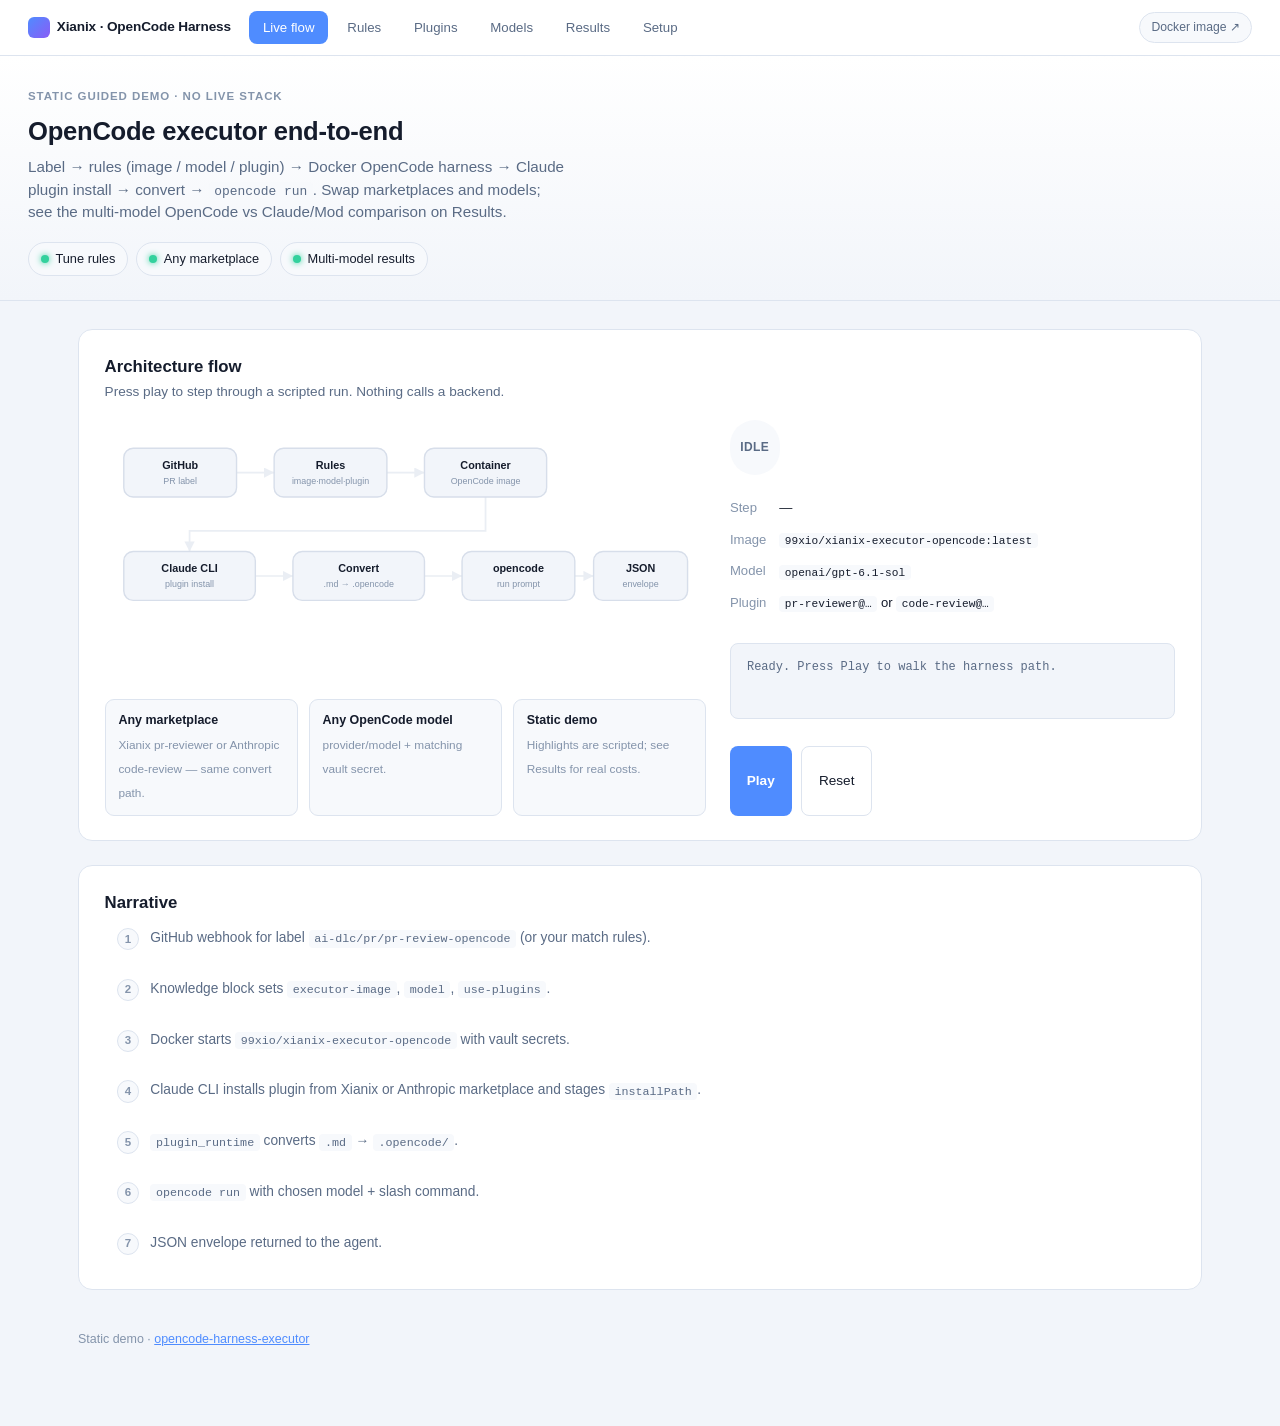
<file: index.html>
<!DOCTYPE html>
<html lang="en">
<head>
<meta charset="utf-8" />
<meta name="viewport" content="width=device-width, initial-scale=1" />
<title>Xianix · OpenCode Harness</title>
<link rel="stylesheet" href="./assets/theme.css" />
<style>
  .cols{display:grid; grid-template-columns:1.35fr 1fr; gap:1.5rem;}
  @media (max-width:900px){ .cols{grid-template-columns:1fr;} }
  #diagram{width:100%; height:auto; display:block;}
  .legend{display:grid; grid-template-columns:repeat(auto-fit,minmax(180px,1fr)); gap:.7rem; margin-top:1rem;}
  .legend span{
    display:block; border:1px solid var(--border); border-radius:9px; padding:.65rem .8rem;
    background:var(--surface-2);
  }
  .legend strong{display:block; font-size:.78rem; margin-bottom:.2rem;}
  .legend em{font-style:normal; font-size:.74rem; color:var(--muted-2); line-height:1.45;}
  .status-card{display:grid; gap:.65rem;}
  .kv{display:grid; grid-template-columns:auto 1fr; gap:.3rem .8rem; font-size:.82rem;}
  .kv dt{color:var(--muted-2);}
  .kv dd{margin:0; color:var(--text); word-break:break-all;}
  pre.log{
    margin:0; padding:.85rem 1rem; border-radius:8px; background:var(--bg); border:1px solid var(--border);
    font-size:.75rem; white-space:pre-wrap; word-break:break-word; max-height:220px; overflow:auto; color:var(--muted);
  }
  pre.log b{color:var(--text);}
</style>
</head>
<body>

<nav class="site">
  <a class="brand" href="./index.html"><span class="mark"></span>Xianix · OpenCode Harness</a>
  <a class="tab" href="./index.html">Live flow</a>
  <a class="tab" href="./rules.html">Rules</a>
  <a class="tab" href="./plugins.html">Plugins</a>
  <a class="tab" href="./models.html">Models</a>
  <a class="tab" href="./results.html">Results</a>
  <a class="tab" href="./setup.html">Setup</a>
  <span class="spacer"></span>
  <a class="ext" href="https://hub.docker.com/r/99xio/xianix-executor-opencode" target="_blank" rel="noopener">Docker image ↗</a>
</nav>

<header>
  <div class="eyebrow">Static guided demo · no live stack</div>
  <h1>OpenCode executor end-to-end</h1>
  <p class="sub">
    Label → rules (image / model / plugin) → Docker OpenCode harness → Claude plugin install →
    convert → <code>opencode run</code>. Swap marketplaces and models; see the multi-model
    OpenCode vs Claude/Mod comparison on Results.
  </p>
  <div class="quicklinks">
    <a href="./rules.html"><span class="dot up"></span>Tune rules</a>
    <a href="./plugins.html"><span class="dot up"></span>Any marketplace</a>
    <a href="./results.html"><span class="dot up"></span>Multi-model results</a>
  </div>
</header>

<main>
  <section>
    <h2>Architecture flow</h2>
    <p class="hint">Press play to step through a scripted run. Nothing calls a backend.</p>
    <div class="cols">
      <div>
        <svg id="diagram" viewBox="0 0 640 280" role="img" aria-label="OpenCode harness flow diagram">
          <defs>
            <marker id="arr" markerWidth="8" markerHeight="8" refX="6" refY="3" orient="auto">
              <path d="M0,0 L6,3 L0,6 Z" fill="var(--edge-idle)" />
            </marker>
          </defs>
          <g class="sn" id="n-label"><rect x="20" y="30" width="120" height="52" rx="10"/><text x="80" y="52" text-anchor="middle">GitHub</text><text class="sub" x="80" y="68" text-anchor="middle">PR label</text></g>
          <g class="sn" id="n-rules"><rect x="180" y="30" width="120" height="52" rx="10"/><text x="240" y="52" text-anchor="middle">Rules</text><text class="sub" x="240" y="68" text-anchor="middle">image·model·plugin</text></g>
          <g class="sn" id="n-docker"><rect x="340" y="30" width="130" height="52" rx="10"/><text x="405" y="52" text-anchor="middle">Container</text><text class="sub" x="405" y="68" text-anchor="middle">OpenCode image</text></g>
          <g class="sn" id="n-claude"><rect x="20" y="140" width="140" height="52" rx="10"/><text x="90" y="162" text-anchor="middle">Claude CLI</text><text class="sub" x="90" y="178" text-anchor="middle">plugin install</text></g>
          <g class="sn" id="n-convert"><rect x="200" y="140" width="140" height="52" rx="10"/><text x="270" y="162" text-anchor="middle">Convert</text><text class="sub" x="270" y="178" text-anchor="middle">.md → .opencode</text></g>
          <g class="sn" id="n-run"><rect x="380" y="140" width="120" height="52" rx="10"/><text x="440" y="162" text-anchor="middle">opencode</text><text class="sub" x="440" y="178" text-anchor="middle">run prompt</text></g>
          <g class="sn" id="n-envelope"><rect x="520" y="140" width="100" height="52" rx="10"/><text x="570" y="162" text-anchor="middle">JSON</text><text class="sub" x="570" y="178" text-anchor="middle">envelope</text></g>
          <path class="se" id="e1" d="M140 56 H180" marker-end="url(#arr)"/>
          <path class="se" id="e2" d="M300 56 H340" marker-end="url(#arr)"/>
          <path class="se" id="e3" d="M405 82 V118 H90 V140" marker-end="url(#arr)"/>
          <path class="se" id="e4" d="M160 166 H200" marker-end="url(#arr)"/>
          <path class="se" id="e5" d="M340 166 H380" marker-end="url(#arr)"/>
          <path class="se" id="e6" d="M500 166 H520" marker-end="url(#arr)"/>
        </svg>
        <div class="legend">
          <span><strong>Any marketplace</strong><em>Xianix pr-reviewer or Anthropic code-review — same convert path.</em></span>
          <span><strong>Any OpenCode model</strong><em>provider/model + matching vault secret.</em></span>
          <span><strong>Static demo</strong><em>Highlights are scripted; see Results for real costs.</em></span>
        </div>
      </div>
      <div class="status-card">
        <span class="pill" id="phase-pill">idle</span>
        <dl class="kv">
          <dt>Step</dt><dd id="kv-step">—</dd>
          <dt>Image</dt><dd><code>99xio/xianix-executor-opencode:latest</code></dd>
          <dt>Model</dt><dd><code>openai/gpt-6.1-sol</code></dd>
          <dt>Plugin</dt><dd><code>pr-reviewer@…</code> or <code>code-review@…</code></dd>
        </dl>
        <pre class="log" id="flow-log">Ready. Press Play to walk the harness path.</pre>
        <div class="actions">
          <button class="btn" id="btn-play" type="button">Play</button>
          <button class="btn secondary" id="btn-reset" type="button">Reset</button>
        </div>
      </div>
    </div>
  </section>

  <section>
    <h2>Narrative</h2>
    <ol class="steps" id="narrative">
      <li data-i="0"><span class="n">1</span><span>GitHub webhook for label <code>ai-dlc/pr/pr-review-opencode</code> (or your match rules).</span></li>
      <li data-i="1"><span class="n">2</span><span>Knowledge block sets <code>executor-image</code>, <code>model</code>, <code>use-plugins</code>.</span></li>
      <li data-i="2"><span class="n">3</span><span>Docker starts <code>99xio/xianix-executor-opencode</code> with vault secrets.</span></li>
      <li data-i="3"><span class="n">4</span><span>Claude CLI installs plugin from Xianix or Anthropic marketplace and stages <code>installPath</code>.</span></li>
      <li data-i="4"><span class="n">5</span><span><code>plugin_runtime</code> converts <code>.md</code> → <code>.opencode/</code>.</span></li>
      <li data-i="5"><span class="n">6</span><span><code>opencode run</code> with chosen model + slash command.</span></li>
      <li data-i="6"><span class="n">7</span><span>JSON envelope returned to the agent.</span></li>
    </ol>
  </section>
</main>

<footer>
  <p>Static demo · <a href="https://github.com/HasiniA99x/opencode-harness-executor">opencode-harness-executor</a></p>
</footer>

<script src="./assets/nav.js"></script>
<script>
(function () {
  var steps = [
    { nodes: ["n-label"], edges: [], pill: "trigger", title: "GitHub label", log: "Webhook labeled / opened / synchronize with OpenCode review label" },
    { nodes: ["n-label", "n-rules"], edges: ["e1"], pill: "rules", title: "Rules knobs", log: "executor-image + model + plugin-name@marketplace" },
    { nodes: ["n-rules", "n-docker"], edges: ["e1", "e2"], pill: "container", title: "Container start", log: "docker run 99xio/xianix-executor-opencode:latest" },
    { nodes: ["n-docker", "n-claude"], edges: ["e1", "e2", "e3"], pill: "plugins", title: "Plugin install", log: "claude plugin install …@… — stage installPath" },
    { nodes: ["n-claude", "n-convert"], edges: ["e1", "e2", "e3", "e4"], pill: "convert", title: "Convert", log: "plugin_runtime: .md → WORK_DIR/.opencode/" },
    { nodes: ["n-convert", "n-run"], edges: ["e1", "e2", "e3", "e4", "e5"], pill: "run", title: "opencode run", log: "opencode run --model provider/model" },
    { nodes: ["n-run", "n-envelope"], edges: ["e1", "e2", "e3", "e4", "e5", "e6"], pill: "done", title: "JSON envelope", log: '{"status":"completed","harness":"opencode"}' }
  ];
  var i = -1, timer = null, playing = false;
  var pill = document.getElementById("phase-pill");
  var kv = document.getElementById("kv-step");
  var log = document.getElementById("flow-log");
  var narrative = document.getElementById("narrative");

  function clear() {
    document.querySelectorAll(".sn").forEach(function (n) { n.classList.remove("on", "ok"); });
    document.querySelectorAll(".se").forEach(function (e) { e.classList.remove("on", "ok"); });
    narrative.querySelectorAll("li").forEach(function (li) { li.classList.remove("active", "done"); });
  }

  function paint(idx) {
    clear();
    if (idx < 0) {
      pill.textContent = "idle"; pill.className = "pill";
      kv.textContent = "—";
      log.textContent = "Ready. Press Play to walk the harness path.";
      return;
    }
    var s = steps[idx];
    s.nodes.forEach(function (id, j) {
      var el = document.getElementById(id);
      if (el) el.classList.add(j === s.nodes.length - 1 ? "on" : "ok");
    });
    s.edges.forEach(function (id) {
      var el = document.getElementById(id);
      if (el) el.classList.add("on");
    });
    pill.textContent = s.pill;
    pill.className = "pill " + (idx === steps.length - 1 ? "done" : "active");
    kv.textContent = (idx + 1) + " / " + steps.length + " — " + s.title;
    log.innerHTML = "<b>" + s.title + "</b>\n" + s.log;
    narrative.querySelectorAll("li").forEach(function (li) {
      var n = +li.getAttribute("data-i");
      if (n < idx) li.classList.add("done");
      if (n === idx) li.classList.add("active");
    });
  }

  function stop() {
    playing = false;
    if (timer) clearTimeout(timer);
    timer = null;
    document.getElementById("btn-play").textContent = "Play";
  }

  function advance() {
    if (i >= steps.length - 1) { stop(); return; }
    i += 1;
    paint(i);
    if (playing) timer = setTimeout(advance, 1400);
  }

  document.getElementById("btn-play").addEventListener("click", function () {
    if (playing) { stop(); return; }
    playing = true;
    this.textContent = "Pause";
    if (i >= steps.length - 1) i = -1;
    advance();
  });
  document.getElementById("btn-reset").addEventListener("click", function () {
    stop(); i = -1; paint(-1);
  });
})();
</script>
</body>
</html>
</file>
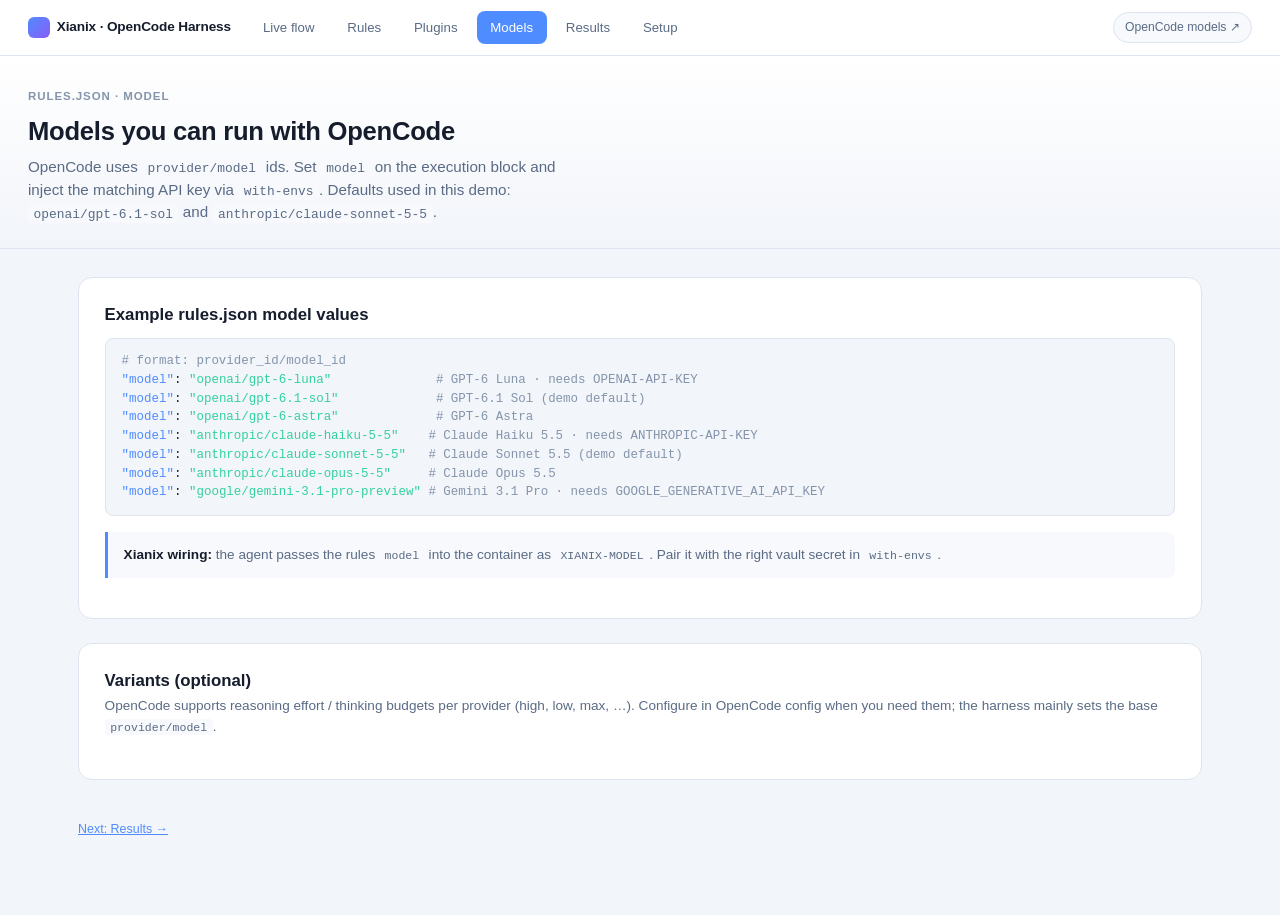
<file: models.html>
<!DOCTYPE html>
<html lang="en">
<head>
<meta charset="utf-8" />
<meta name="viewport" content="width=device-width, initial-scale=1" />
<title>Models · OpenCode Harness</title>
<link rel="stylesheet" href="./assets/theme.css" />
</head>
<body>
<nav class="site">
  <a class="brand" href="./index.html"><span class="mark"></span>Xianix · OpenCode Harness</a>
  <a class="tab" href="./index.html">Live flow</a>
  <a class="tab" href="./rules.html">Rules</a>
  <a class="tab" href="./plugins.html">Plugins</a>
  <a class="tab" href="./models.html">Models</a>
  <a class="tab" href="./results.html">Results</a>
  <a class="tab" href="./setup.html">Setup</a>
  <span class="spacer"></span>
  <a class="ext" href="https://opencode.ai/docs/models/" target="_blank" rel="noopener">OpenCode models ↗</a>
</nav>

<header>
  <div class="eyebrow">rules.json · model</div>
  <h1>Models you can run with OpenCode</h1>
  <p class="sub">
    OpenCode uses <code>provider/model</code> ids.
    Set <code>model</code> on the execution block and inject the matching API key via <code>with-envs</code>.
    Defaults used in this demo: <code>openai/gpt-6.1-sol</code> and <code>anthropic/claude-sonnet-5-5</code>.
  </p>
</header>

<main>
  <section>
    <h2>Example rules.json model values</h2>
    <pre class="code"><span class="c"># format: provider_id/model_id</span>
<span class="k">"model"</span>: <span class="s">"openai/gpt-6-luna"</span>              <span class="c"># GPT-6 Luna · needs OPENAI-API-KEY</span>
<span class="k">"model"</span>: <span class="s">"openai/gpt-6.1-sol"</span>             <span class="c"># GPT-6.1 Sol (demo default)</span>
<span class="k">"model"</span>: <span class="s">"openai/gpt-6-astra"</span>             <span class="c"># GPT-6 Astra</span>
<span class="k">"model"</span>: <span class="s">"anthropic/claude-haiku-5-5"</span>    <span class="c"># Claude Haiku 5.5 · needs ANTHROPIC-API-KEY</span>
<span class="k">"model"</span>: <span class="s">"anthropic/claude-sonnet-5-5"</span>   <span class="c"># Claude Sonnet 5.5 (demo default)</span>
<span class="k">"model"</span>: <span class="s">"anthropic/claude-opus-5-5"</span>     <span class="c"># Claude Opus 5.5</span>
<span class="k">"model"</span>: <span class="s">"google/gemini-3.1-pro-preview"</span> <span class="c"># Gemini 3.1 Pro · needs GOOGLE_GENERATIVE_AI_API_KEY</span></pre>
    <div class="callout">
      <b>Xianix wiring:</b> the agent passes the rules <code>model</code> into the container as
      <code>XIANIX-MODEL</code>. Pair it with the right vault secret in <code>with-envs</code>.
    </div>
  </section>

  <section>
    <h2>Variants (optional)</h2>
    <p class="hint">OpenCode supports reasoning effort / thinking budgets per provider (high, low, max, …). Configure in OpenCode config when you need them; the harness mainly sets the base <code>provider/model</code>.</p>
  </section>
</main>

<footer><p><a href="./results.html">Next: Results →</a></p></footer>
<script src="./assets/nav.js"></script>
</body>
</html>
</file>
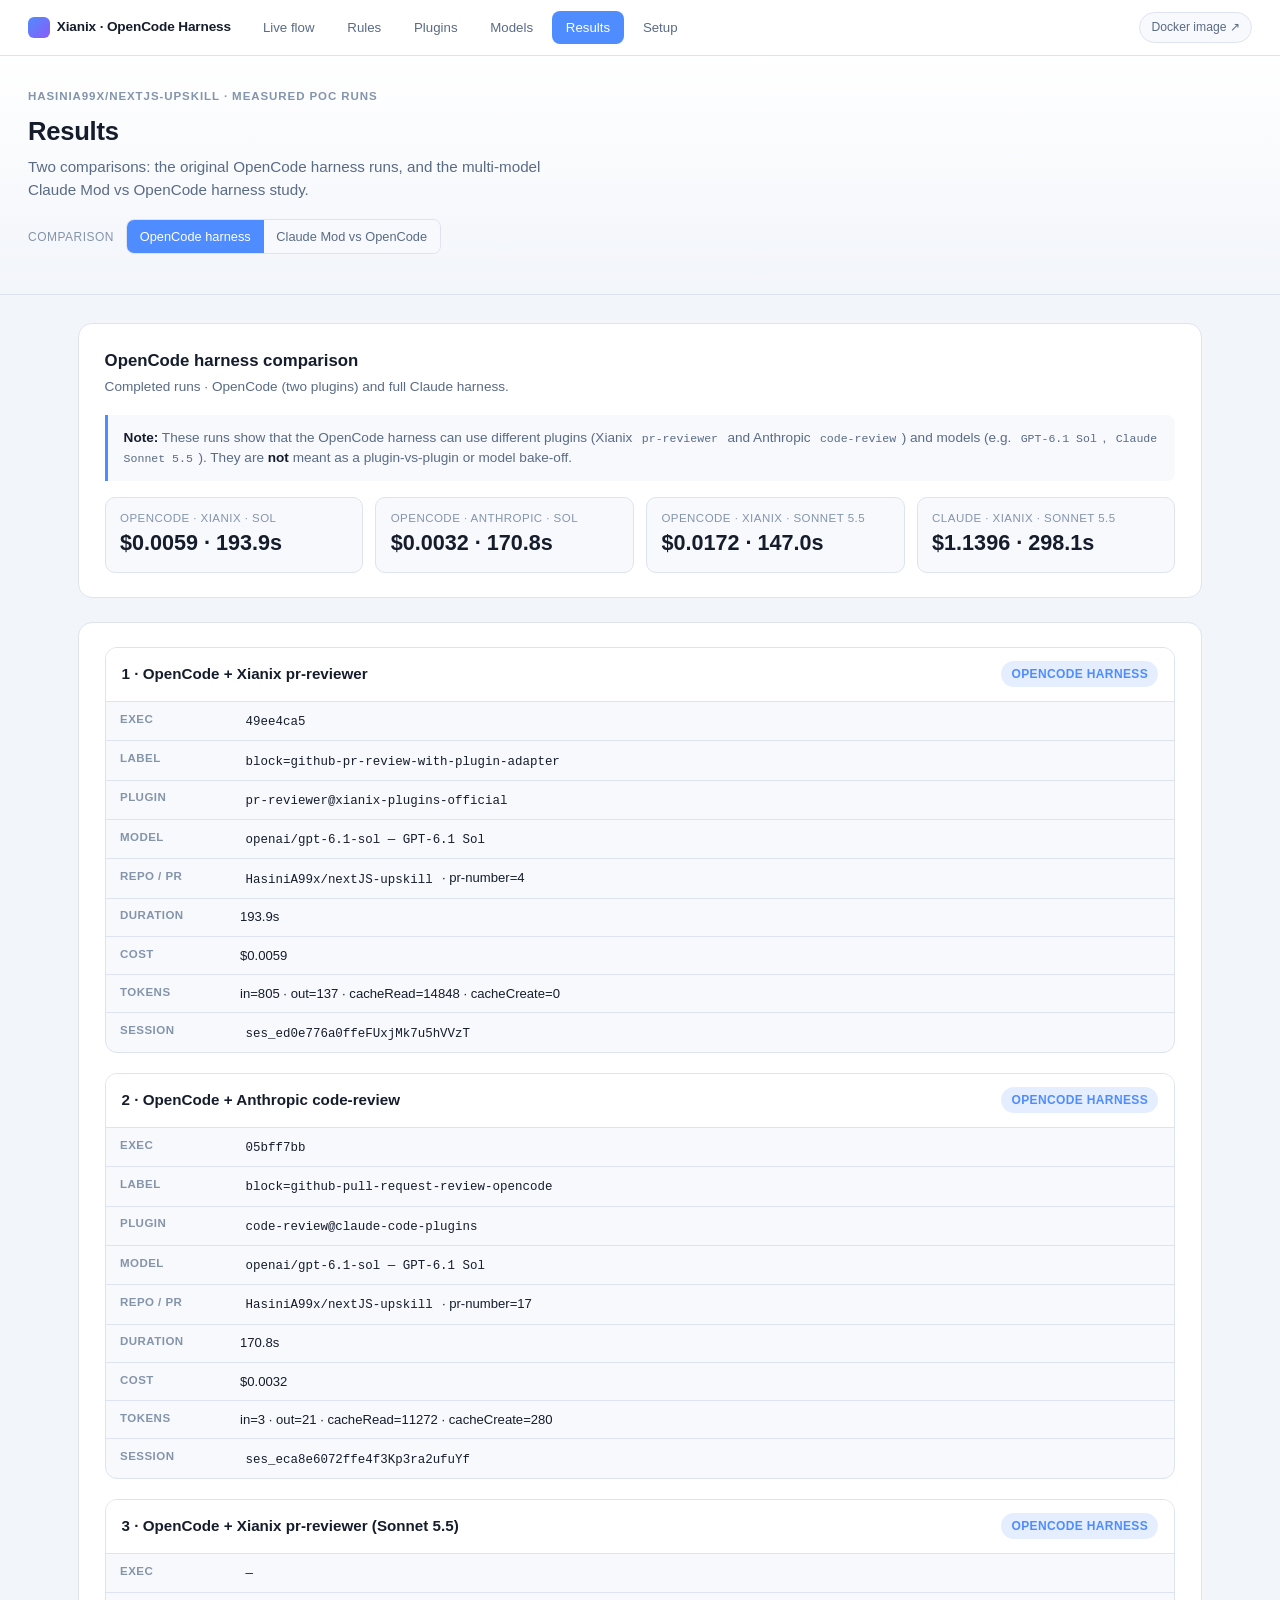
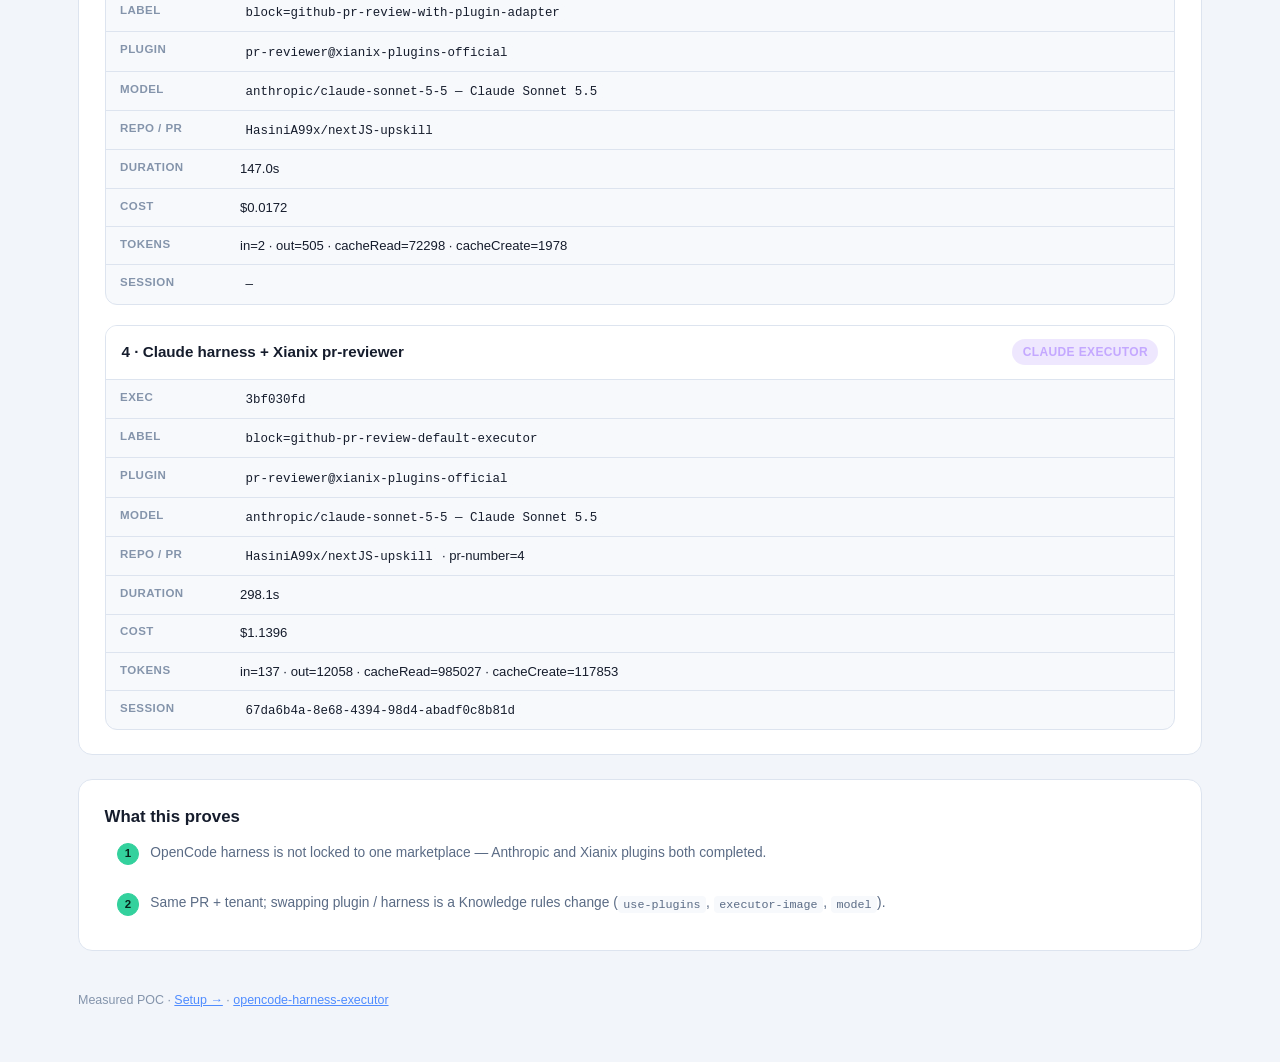
<file: results.html>
<!DOCTYPE html>
<html lang="en">
<head>
<meta charset="utf-8" />
<meta name="viewport" content="width=device-width, initial-scale=1" />
<title>Results · OpenCode Harness</title>
<link rel="stylesheet" href="./assets/theme.css" />
<style>
  .summary{display:grid; grid-template-columns:repeat(auto-fit,minmax(160px,1fr)); gap:.75rem; margin-top:1rem;}
  .summary-card .v.small{font-size:1rem; line-height:1.25;}
  .summary-card .sc-title{margin-top:.35rem; font-size:.78rem; color:var(--muted);}
  .tip{position:relative; border-bottom:1px dotted var(--accent); cursor:help; color:var(--accent);}
  .tip .tip-body{
    display:none; position:absolute; left:0; top:calc(100% + .4rem); z-index:5; width:min(320px,70vw);
    padding:.65rem .75rem; border-radius:8px; border:1px solid var(--border); background:var(--surface);
    color:var(--muted); font-size:.75rem; font-weight:400; box-shadow:0 8px 24px rgba(0,0,0,.25);
  }
  .tip:hover .tip-body, .tip:focus .tip-body{display:block;}
  .filters{display:flex; flex-wrap:wrap; gap:.75rem; align-items:center; margin-bottom:1rem;}
  .filters .label{font-size:.75rem; color:var(--muted-2); text-transform:uppercase; letter-spacing:.04em;}
  .table-wrap{overflow-x:auto; margin-top:.75rem;}
  .lvl{
    display:inline-block; padding:.12rem .45rem; border-radius:999px; font-size:.7rem; font-weight:700;
    text-transform:uppercase; letter-spacing:.03em; margin-bottom:.25rem;
  }
  .lvl.strong{background:rgba(51,209,157,.15); color:var(--ok);}
  .lvl.comparable{background:rgba(79,140,255,.15); color:var(--accent);}
  .lvl.good{background:rgba(246,185,59,.15); color:var(--warn);}
  .lvl.deeper{background:rgba(138,92,246,.15); color:#c4a8ff;}
  .rev-cell{font-size:.78rem; color:var(--muted); min-width:11rem; max-width:18rem;}
  .rev-cell .rev-sum{color:var(--text); line-height:1.4;}
  .arch-cols{display:grid; grid-template-columns:1fr 1fr; gap:1rem;}
  @media (max-width:800px){.arch-cols{grid-template-columns:1fr;}}
  .arch-cols pre{
    margin:.5rem 0; padding:.7rem .85rem; border-radius:8px; background:var(--bg);
    border:1px solid var(--border); font-size:.75rem; color:var(--muted); white-space:pre-wrap;
  }
  .arch-cols ul{margin:.4rem 0 0; padding-left:1.1rem; font-size:.82rem; color:var(--muted);}
  .panel{display:none;}
  .panel.on{display:grid; gap:1.5rem;}
  .cards{display:grid; gap:1.25rem;}
  .result-card{border:1px solid var(--border); border-radius:12px; overflow:hidden; background:var(--surface-2);}
  .result-card header.rc{
    padding:.85rem 1rem; border-bottom:1px solid var(--border); background:var(--surface);
    display:flex; flex-wrap:wrap; gap:.5rem; align-items:center; justify-content:space-between;
  }
  .result-card header.rc h3{margin:0; font-size:.95rem;}
  .result-card table{width:100%; border-collapse:collapse; font-size:.82rem; margin:0; min-width:0;}
  .result-card th,.result-card td{padding:.55rem .9rem; border-bottom:1px solid var(--border); text-align:left; vertical-align:top;}
  .result-card th{width:7.5rem; color:var(--muted-2); font-weight:600; font-size:.72rem; text-transform:uppercase; letter-spacing:.04em;}
  .result-card tr:last-child th,.result-card tr:last-child td{border-bottom:none;}
  .result-card td code{font-size:.78rem;}
  .tag-oc{background:rgba(79,140,255,.15); color:var(--accent);}
  .tag-cl{background:rgba(138,92,246,.15); color:#c4a8ff;}
  .tag-mod{background:rgba(51,209,157,.15); color:var(--ok);}
  .compare-switch{margin-top:1.1rem;}
</style>
</head>
<body>
<nav class="site">
  <a class="brand" href="./index.html"><span class="mark"></span>Xianix · OpenCode Harness</a>
  <a class="tab" href="./index.html">Live flow</a>
  <a class="tab" href="./rules.html">Rules</a>
  <a class="tab" href="./plugins.html">Plugins</a>
  <a class="tab" href="./models.html">Models</a>
  <a class="tab" href="./results.html">Results</a>
  <a class="tab" href="./setup.html">Setup</a>
  <span class="spacer"></span>
  <a class="ext" href="https://hub.docker.com/r/99xio/xianix-executor-opencode" target="_blank" rel="noopener">Docker image ↗</a>
</nav>

<header>
  <div class="eyebrow">HasiniA99x/nextJS-upskill · measured POC runs</div>
  <h1>Results</h1>
  <p class="sub">
    Two comparisons: the original OpenCode harness runs, and the multi-model
    Claude Mod vs OpenCode harness study.
  </p>
  <div class="compare-switch filters">
    <span class="label">Comparison</span>
    <div class="seg" id="compare-seg">
      <button type="button" data-panel="harness" class="on">OpenCode harness</button>
      <button type="button" data-panel="mod">Claude Mod vs OpenCode</button>
    </div>
  </div>
</header>

<main>
  <!-- ========== OpenCode harness comparison (previous results) ========== -->
  <div class="panel on" id="panel-harness">
    <section>
      <h2>OpenCode harness comparison</h2>
      <p class="hint">
        Completed runs · OpenCode (two plugins) and full Claude harness.
      </p>
      <div class="callout" style="margin-bottom:1rem">
        <b>Note:</b> These runs show that the OpenCode harness can use different plugins
        (Xianix <code>pr-reviewer</code> and Anthropic <code>code-review</code>)
        and models (e.g. <code>GPT-6.1 Sol</code>, <code>Claude Sonnet 5.5</code>).
        They are <b>not</b> meant as a plugin-vs-plugin or model bake-off.
      </div>
      <div class="summary" id="harness-summary"></div>
    </section>

    <section class="cards" id="harness-cards"></section>

    <section>
      <h2>What this proves</h2>
      <ol class="steps">
        <li class="done"><span class="n">1</span><span>OpenCode harness is not locked to one marketplace — Anthropic and Xianix plugins both completed.</span></li>
        <li class="done"><span class="n">2</span><span>Same PR + tenant; swapping plugin / harness is a Knowledge rules change (<code>use-plugins</code>, <code>executor-image</code>, <code>model</code>).</span></li>
      </ol>
    </section>
  </div>

  <!-- ========== Claude Mod vs OpenCode harness (multi-model) ========== -->
  <div class="panel" id="panel-mod">
    <section>
      <h2>Claude Mod vs OpenCode harness</h2>
      <p class="hint">
        Multi-model comparison on the same PR Review Agent capability.
        <span id="tip-opencode"></span>
        vs
        <span id="tip-delegation"></span>.
      </p>
      <div class="summary" id="best-cards"></div>
    </section>

    <section>
      <h2>Architecture</h2>
      <p class="hint">Factual comparison of the two execution approaches.</p>
      <div class="arch-cols">
        <div>
          <strong>OpenCode Direct</strong>
          <pre>Agent
  ↓
OpenCode
  ↓
Selected Model
  ↓
Review</pre>
          <ul>
            <li>Direct model execution</li>
            <li>Provider / model flexibility</li>
            <li>No secondary orchestration model required</li>
            <li>Plugin capabilities need OpenCode-native representation / adapter</li>
          </ul>
        </div>
        <div>
          <strong>Claude / Mod Delegation</strong>
          <pre>Agent
  ↓
Claude Code
  ↓
Claude Orchestrator
  ↓
Mod (GPT) or Claude PR review
  ↓
Selected Model
  ↓
Result</pre>
          <ul>
            <li>Preserves Claude Code execution environment</li>
            <li>Delegated model can specialize on selected tasks</li>
            <li>Orchestration remains Claude-based for GPT Mod</li>
            <li>Introduces orchestration cost and another reasoning layer</li>
          </ul>
        </div>
      </div>
    </section>

    <section>
      <h2>Same-model comparison</h2>
      <p class="hint">Filter by model family. Duration, cost, and review-comment level/summary per approach.</p>
      <div class="filters">
        <span class="label">Family</span>
        <div class="seg">
          <button type="button" data-family="all" class="on">All</button>
          <button type="button" data-family="gpt">GPT</button>
          <button type="button" data-family="claude">Claude</button>
        </div>
      </div>
      <div class="table-wrap">
        <table>
          <thead>
            <tr>
              <th>Model</th>
              <th>OpenCode duration</th>
              <th>Delegation duration</th>
              <th>OpenCode cost</th>
              <th>Delegation cost</th>
              <th>OpenCode review</th>
              <th>Delegation review</th>
            </tr>
          </thead>
          <tbody id="derived-tbody"></tbody>
        </table>
      </div>
    </section>
  </div>
</main>

<footer>
  <p>
    Measured POC · <a href="./setup.html">Setup →</a> ·
    <a href="https://github.com/HasiniA99x/opencode-harness-executor">opencode-harness-executor</a>
  </p>
</footer>
<script src="./assets/nav.js"></script>
<script src="./assets/comparison-data.js"></script>
<script src="./assets/results.js"></script>
</body>
</html>
</file>
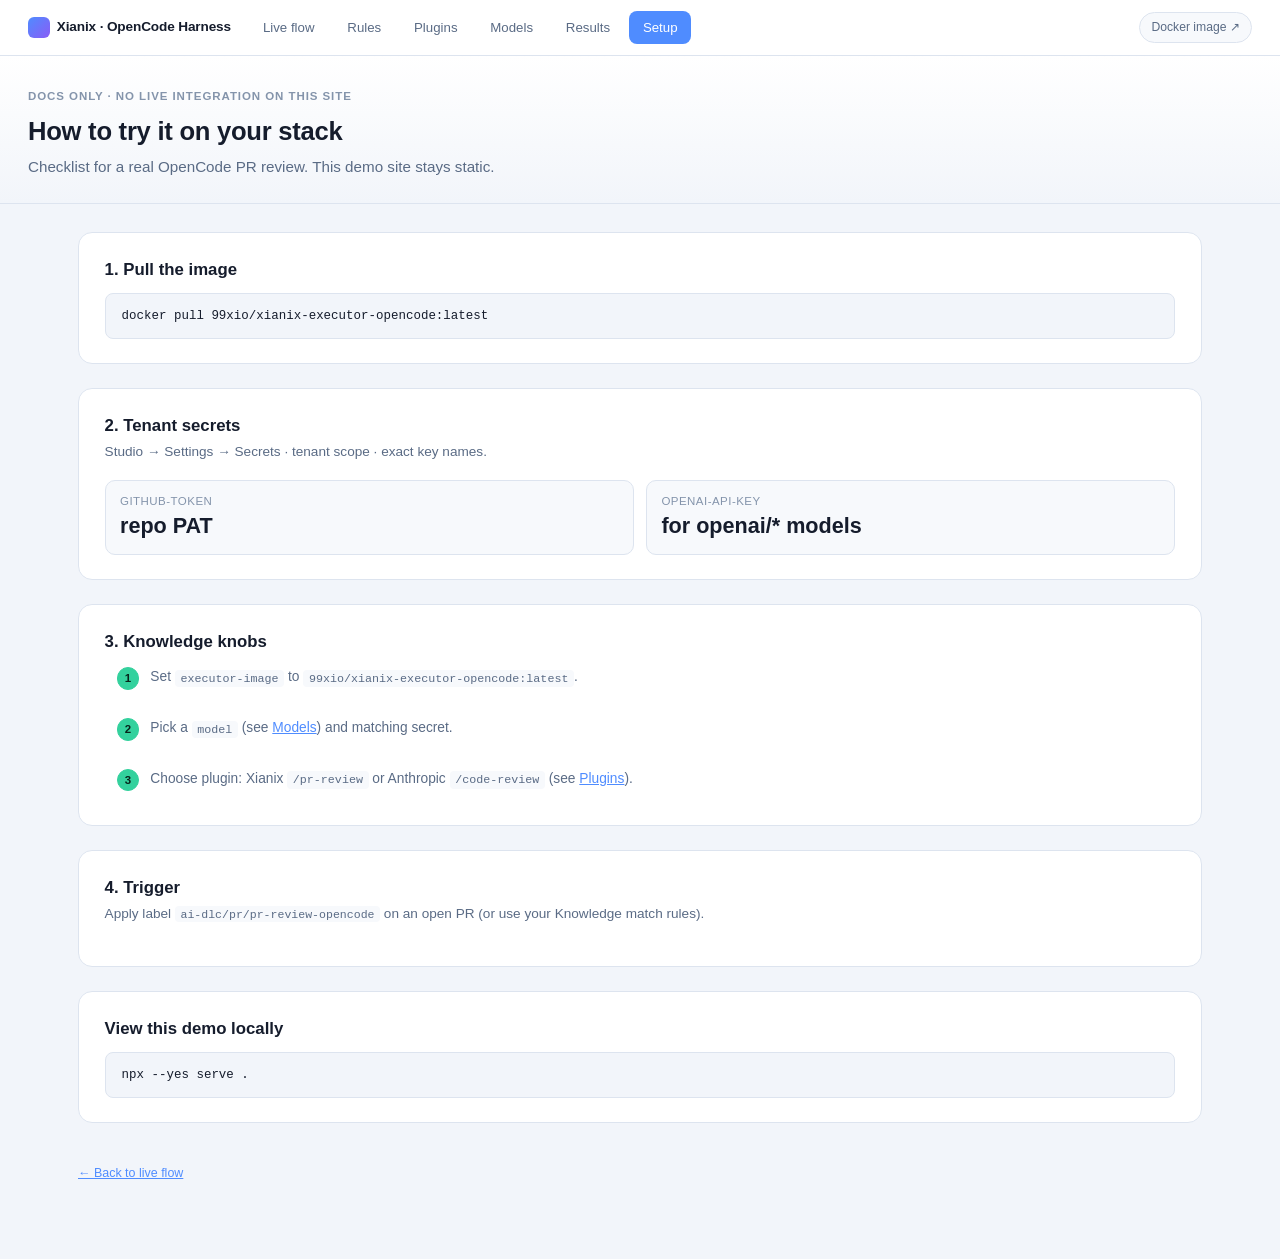
<file: setup.html>
<!DOCTYPE html>
<html lang="en">
<head>
<meta charset="utf-8" />
<meta name="viewport" content="width=device-width, initial-scale=1" />
<title>Setup · OpenCode Harness</title>
<link rel="stylesheet" href="./assets/theme.css" />
</head>
<body>
<nav class="site">
  <a class="brand" href="./index.html"><span class="mark"></span>Xianix · OpenCode Harness</a>
  <a class="tab" href="./index.html">Live flow</a>
  <a class="tab" href="./rules.html">Rules</a>
  <a class="tab" href="./plugins.html">Plugins</a>
  <a class="tab" href="./models.html">Models</a>
  <a class="tab" href="./results.html">Results</a>
  <a class="tab" href="./setup.html">Setup</a>
  <span class="spacer"></span>
  <a class="ext" href="https://hub.docker.com/r/99xio/xianix-executor-opencode" target="_blank" rel="noopener">Docker image ↗</a>
</nav>

<header>
  <div class="eyebrow">Docs only · no live integration on this site</div>
  <h1>How to try it on your stack</h1>
  <p class="sub">
    Checklist for a real OpenCode PR review. This demo site stays static.
  </p>
</header>

<main>
  <section>
    <h2>1. Pull the image</h2>
    <pre class="code">docker pull 99xio/xianix-executor-opencode:latest</pre>
  </section>

  <section>
    <h2>2. Tenant secrets</h2>
    <p class="hint">Studio → Settings → Secrets · tenant scope · exact key names.</p>
    <div class="metrics">
      <div class="metric"><div class="l">GITHUB-TOKEN</div><div class="v">repo PAT</div></div>
      <div class="metric"><div class="l">OPENAI-API-KEY</div><div class="v">for openai/* models</div></div>
    </div>
  </section>

  <section>
    <h2>3. Knowledge knobs</h2>
    <ol class="steps">
      <li class="done"><span class="n">1</span><span>Set <code>executor-image</code> to <code>99xio/xianix-executor-opencode:latest</code>.</span></li>
      <li class="done"><span class="n">2</span><span>Pick a <code>model</code> (see <a href="./models.html">Models</a>) and matching secret.</span></li>
      <li class="done"><span class="n">3</span><span>Choose plugin: Xianix <code>/pr-review</code> or Anthropic <code>/code-review</code> (see <a href="./plugins.html">Plugins</a>).</span></li>
    </ol>
  </section>

  <section>
    <h2>4. Trigger</h2>
    <p class="hint">Apply label <code>ai-dlc/pr/pr-review-opencode</code> on an open PR (or use your Knowledge match rules).</p>
  </section>

  <section>
    <h2>View this demo locally</h2>
    <pre class="code">npx --yes serve .</pre>
  </section>
</main>

<footer><p><a href="./index.html">← Back to live flow</a></p></footer>
<script src="./assets/nav.js"></script>
</body>
</html>
</file>
<file: assets/theme.css>
/* Shared design tokens + components for the Xianix OpenCode harness demo.
   Page-specific styles (flow diagram) stay inline in each page. */

:root{
  --bg:#0b0f16; --surface:#121826; --surface-2:#182131; --border:#25314a;
  --text:#eaf0fb; --muted:#8ea0bd; --muted-2:#5f7290;
  --accent:#4f8cff; --accent-2:#8a5cf6; --ok:#33d19d; --warn:#f6b93b; --err:#f2596b;
  --edge-idle:#2a3550; --edge-active:#4f8cff; --edge-ack:#33d19d; --edge-escalate:#f6b93b;
  font-family: -apple-system, BlinkMacSystemFont, "Segoe UI", Inter, Roboto, sans-serif;
}
@media (prefers-color-scheme: light){
  :root{
    --bg:#f2f5fa; --surface:#ffffff; --surface-2:#f7f9fc; --border:#dde4ef;
    --text:#151c2c; --muted:#5a6b85; --muted-2:#8494ab;
    --edge-idle:#d7deea;
  }
}

*{box-sizing:border-box;}
html,body{margin:0; background:var(--bg); color:var(--text);}
body{line-height:1.5; padding-bottom:4rem;}
a{color:var(--accent);}
code{background:var(--surface-2); padding:.1rem .35rem; border-radius:4px; font-size:.85em;
  font-family:ui-monospace, SFMono-Regular, Menlo, monospace;}

/* ---------- top navigation ---------- */
nav.site{
  display:flex; align-items:center; gap:.35rem; flex-wrap:wrap;
  padding:.7rem 1.75rem; border-bottom:1px solid var(--border);
  background:var(--surface); position:sticky; top:0; z-index:20;
}
nav.site .brand{
  font-weight:700; font-size:.85rem; margin-right:.8rem; letter-spacing:-.01em;
  display:inline-flex; align-items:center; gap:.45rem;
  color:var(--text); text-decoration:none;
}
nav.site .brand .mark{
  width:1.35rem; height:1.35rem; border-radius:6px; flex:none;
  background:linear-gradient(135deg, var(--accent), var(--accent-2));
}
nav.site a.tab{
  padding:.4rem .85rem; border-radius:8px; text-decoration:none; color:var(--muted);
  font-size:.83rem; font-weight:500; transition:background .15s, color .15s;
}
nav.site a.tab:hover{background:var(--surface-2); color:var(--text);}
nav.site a.tab.active{background:var(--accent); color:#fff;}
nav.site .spacer{flex:1;}
nav.site .nav-note{font-size:.75rem; color:var(--muted-2);}
nav.site a.ext{
  padding:.35rem .7rem; border:1px solid var(--border); border-radius:999px;
  text-decoration:none; color:var(--muted); font-size:.76rem; background:var(--surface-2);
  transition:border-color .15s, color .15s;
}
nav.site a.ext:hover{border-color:var(--accent); color:var(--text);}

/* ---------- page header ---------- */
header{
  padding:2rem 1.75rem 1.5rem; border-bottom:1px solid var(--border);
  background:linear-gradient(180deg, var(--surface), var(--bg));
}
header .eyebrow{
  text-transform:uppercase; letter-spacing:.08em; font-size:.72rem; color:var(--muted-2);
  font-weight:600; margin-bottom:.4rem;
}
header h1{margin:0 0 .35rem; font-size:1.6rem; letter-spacing:-.01em;}
header p.sub{margin:0; color:var(--muted); font-size:.95rem; max-width:64ch;}

.quicklinks{display:flex; flex-wrap:wrap; gap:.5rem; margin-top:1.1rem;}
.quicklinks a{
  display:inline-flex; align-items:center; gap:.4rem;
  padding:.4rem .75rem; border:1px solid var(--border); border-radius:999px;
  background:var(--surface-2); color:var(--text); font-size:.8rem; text-decoration:none;
  transition:border-color .15s, transform .15s;
}
.quicklinks a:hover{border-color:var(--accent); transform:translateY(-1px);}
.quicklinks .dot{width:.5rem; height:.5rem; border-radius:50%; background:var(--muted-2); flex:none;}
.quicklinks .dot.up{background:var(--ok); box-shadow:0 0 6px var(--ok);}
.quicklinks .dot.down{background:var(--err);}

/* ---------- layout ---------- */
main{max-width:1180px; margin:0 auto; padding:1.75rem; display:grid; gap:1.5rem;}
section{
  background:var(--surface); border:1px solid var(--border); border-radius:14px;
  padding:1.5rem 1.6rem;
}
section > h2{margin:0 0 .2rem; font-size:1.05rem;}
section > p.hint{margin:0 0 1.1rem; color:var(--muted); font-size:.85rem;}
.row{display:flex; gap:.5rem; flex-wrap:wrap; align-items:center;}

/* ---------- forms & buttons ---------- */
.grid{display:grid; gap:.75rem; grid-template-columns:repeat(auto-fill, minmax(180px,1fr));}
label{display:flex; flex-direction:column; gap:.35rem; font-size:.78rem; color:var(--muted);}
input, select, textarea{
  font:inherit; padding:.5rem .65rem; border:1px solid var(--border); border-radius:8px;
  background:var(--bg); color:var(--text);
}
textarea{min-height:60px; resize:vertical;}
.full{grid-column:1/-1;}
.seg{display:inline-flex; border:1px solid var(--border); border-radius:8px; overflow:hidden;}
.seg button{
  border:none; background:var(--surface-2); color:var(--muted); padding:.45rem .8rem; font:inherit;
  font-size:.8rem; cursor:pointer;
}
.seg button.on{background:var(--accent); color:#fff;}
.actions{display:flex; flex-wrap:wrap; gap:.6rem; margin-top:1rem;}
button.btn{
  font:inherit; cursor:pointer; border:none; border-radius:8px; padding:.6rem 1.05rem;
  background:var(--accent); color:#fff; font-weight:600; font-size:.85rem;
  display:inline-flex; align-items:center; gap:.4rem;
}
button.btn:hover{background:#3f7be0;}
button.btn.secondary{background:transparent; border:1px solid var(--border); color:var(--text); font-weight:500;}
button.btn.ghost{background:var(--surface-2); color:var(--text); font-weight:500;}
button.btn:disabled{opacity:.45; cursor:not-allowed;}

/* ---------- status pills ---------- */
.pill{
  display:inline-flex; align-items:center; gap:.4rem; padding:.25rem .65rem; border-radius:999px;
  font-size:.75rem; font-weight:700; text-transform:uppercase; letter-spacing:.03em;
  background:var(--surface-2); color:var(--muted); width:max-content;
}
.pill.pending{color:var(--muted);}
.pill.delivering{color:var(--accent); background:rgba(79,140,255,.12);}
.pill.acked{color:var(--ok); background:rgba(51,209,157,.12);}
.pill.escalated{color:var(--warn); background:rgba(246,185,59,.12);}
.pill.failed, .pill.expired{color:var(--err); background:rgba(242,89,107,.12);}

/* ---------- banners / callouts ---------- */
.banner{
  display:flex; align-items:center; gap:.6rem; padding:.7rem .9rem; border-radius:10px; font-size:.85rem;
  border:1px solid var(--border); background:var(--surface-2); color:var(--muted);
}
.banner.ok{border-color:var(--ok); color:var(--ok); background:rgba(51,209,157,.08);}
.banner.warn{border-color:var(--warn); color:var(--warn); background:rgba(246,185,59,.08);}
.banner.err{border-color:var(--err); color:var(--err); background:rgba(242,89,107,.08);}

.callout{
  border-left:3px solid var(--accent); background:var(--surface-2); padding:.8rem 1rem;
  border-radius:0 8px 8px 0; font-size:.85rem; color:var(--muted); margin:1rem 0;
}
.callout b{color:var(--text);}
.callout.warn{border-left-color:var(--warn);}
.callout.err{border-left-color:var(--err);}
.callout.ok{border-left-color:var(--ok);}

/* ---------- metrics tiles ---------- */
.metrics{display:grid; grid-template-columns:repeat(auto-fit, minmax(110px,1fr)); gap:.75rem;}
.metric{background:var(--surface-2); border:1px solid var(--border); border-radius:10px; padding:.75rem .9rem;}
.metric .v{font-size:1.35rem; font-weight:700; font-variant-numeric:tabular-nums;}
.metric .l{font-size:.72rem; color:var(--muted-2); text-transform:uppercase; letter-spacing:.04em;}

/* ---------- tables ---------- */
table{width:100%; border-collapse:collapse; font-size:.82rem; margin-top:1rem; min-width:640px;}
thead th{
  text-align:left; padding:.5rem .7rem; color:var(--muted-2); font-size:.72rem; text-transform:uppercase;
  letter-spacing:.04em; border-bottom:1px solid var(--border); font-weight:600;
}
tbody td{padding:.55rem .7rem; border-bottom:1px solid var(--border); color:var(--text); vertical-align:top;}

/* ---------- small animated diagrams (modules, app states) ---------- */
.sn rect, .sn circle{fill:var(--bg); stroke:var(--edge-idle); stroke-width:1.5; transition:all .3s;}
.sn text{fill:var(--text); font-size:11.5px; font-weight:600;}
.sn text.sub{fill:var(--muted-2); font-size:9.5px; font-weight:400;}
.sn.on rect, .sn.on circle{stroke:var(--accent); fill:rgba(79,140,255,.12);
  filter:drop-shadow(0 0 7px rgba(79,140,255,.45));}
.sn.ok rect, .sn.ok circle{stroke:var(--ok); fill:rgba(51,209,157,.12);}
.sn.warn rect, .sn.warn circle{stroke:var(--warn); fill:rgba(246,185,59,.12);}
.sn.err rect, .sn.err circle{stroke:var(--err); fill:rgba(242,89,107,.12);}
.sn.off{opacity:.35;}
.se{fill:none; stroke:var(--edge-idle); stroke-width:1.8; opacity:.5; transition:all .3s;}
.se.on{stroke:var(--accent); opacity:1; stroke-width:2.4;}
.se.ok{stroke:var(--ok); opacity:1; stroke-width:2.4;}
.se.warn{stroke:var(--warn); opacity:1; stroke-width:2.4;}
.se.err{stroke:var(--err); opacity:1; stroke-width:2.4; stroke-dasharray:5 4;}
.slabel{fill:var(--muted-2); font-size:9px;}

/* ---------- code blocks ---------- */
pre.code{
  margin:.7rem 0 0; padding:.8rem 1rem; border-radius:8px; background:var(--bg);
  border:1px solid var(--border); font-size:.78rem; overflow-x:auto;
  font-family:ui-monospace, SFMono-Regular, Menlo, monospace; color:var(--text);
  white-space:pre-wrap; word-break:break-word;
}
pre.code .c{color:var(--muted-2);}   /* comment */
pre.code .k{color:var(--accent);}    /* key / command */
pre.code .s{color:var(--ok);}        /* string / value */

/* ---------- guided steps ---------- */
.steps{list-style:none; margin:0; padding:0; display:grid; gap:.55rem;}
.steps li{
  display:flex; gap:.7rem; align-items:flex-start; padding:.55rem .7rem; border-radius:10px;
  border:1px solid transparent; color:var(--muted); font-size:.86rem; transition:all .2s;
}
.steps li .n{
  flex:none; width:1.4rem; height:1.4rem; border-radius:50%; background:var(--surface-2);
  border:1px solid var(--border); display:flex; align-items:center; justify-content:center;
  font-size:.72rem; font-weight:700; color:var(--muted-2);
}
.steps li.active{background:var(--surface-2); border-color:var(--border); color:var(--text);}
.steps li.active .n{background:var(--accent); border-color:var(--accent); color:#fff;}
.steps li.done .n{background:var(--ok); border-color:var(--ok); color:#06231a;}

.seq{border:1px solid var(--border); border-radius:11px; overflow:hidden;}
.seq-actors{
  display:flex; flex-wrap:wrap; gap:.4rem; padding:.7rem .9rem; background:var(--surface-2);
  border-bottom:1px solid var(--border);
}
.seq-actors span{
  font-size:.72rem; font-weight:600; color:var(--muted); background:var(--bg);
  border:1px solid var(--border); border-radius:5px; padding:.15rem .5rem;
}
.seq-rows{list-style:none; margin:0; padding:0;}
.seq-rows li{
  padding:.55rem .9rem; border-bottom:1px solid var(--border); font-size:.83rem;
  color:var(--muted); display:flex; gap:.45rem; align-items:baseline; flex-wrap:wrap;
}
.seq-rows li:last-child{border-bottom:none;}
.seq-rows .from, .seq-rows .to{color:var(--text); font-weight:600; font-size:.78rem;}
.seq-rows .arr{color:var(--accent); font-weight:700;}
.seq-rows .msg{color:var(--muted); flex:1 1 100%;}
@media (min-width:700px){ .seq-rows .msg{flex:1 1 auto;} }

.pill.active{color:var(--accent); background:rgba(79,140,255,.12);}
.pill.done{color:var(--ok); background:rgba(51,209,157,.12);}

/* ---------- footer ---------- */
footer{max-width:1180px; margin:0 auto; padding:0 1.75rem; color:var(--muted-2); font-size:.78rem;}
footer ul{padding-left:1.1rem;}

/* ---------- dev-guide button (every page header) ---------- */
.devguide{
  display:inline-flex; align-items:center; gap:.7rem; margin-top:1.1rem;
  padding:.55rem .95rem .55rem .7rem; border:1px solid var(--border); border-radius:12px;
  background:var(--surface-2); color:var(--text); text-decoration:none; font-size:.83rem; line-height:1.25;
  transition:border-color .15s, transform .15s, box-shadow .15s;
}
.devguide:hover{border-color:var(--accent); transform:translateY(-1px); box-shadow:0 6px 18px rgba(79,140,255,.18);}
.devguide small{color:var(--muted); font-size:.74rem;}
.devguide .dg-ic{font-size:1.3rem; line-height:1;}

/* ---------- motion ---------- */
@keyframes pulse-ring{0%{box-shadow:0 0 0 0 rgba(79,140,255,.45);} 100%{box-shadow:0 0 0 12px rgba(79,140,255,0);}}
@keyframes rise{from{opacity:0; transform:translateY(6px);} to{opacity:1; transform:none;}}
@keyframes dash{to{stroke-dashoffset:-24;}}
.st.playing{animation:pulse-ring 1.1s ease-out infinite;}
.cap{animation:rise .25s ease-out;}
.se.on, .se.ok, .se.hl, .se.warn{stroke-dasharray:8 4; animation:dash .9s linear infinite;}
.se.err{animation:none;}
section{animation:rise .35s ease-out both;}
section:nth-of-type(2){animation-delay:.05s;} section:nth-of-type(3){animation-delay:.1s;} section:nth-of-type(4){animation-delay:.15s;}
@media (prefers-reduced-motion: reduce){ .st.playing,.se.on,.se.ok,.se.hl,.se.warn,.cap,section{animation:none;} }
</file>
